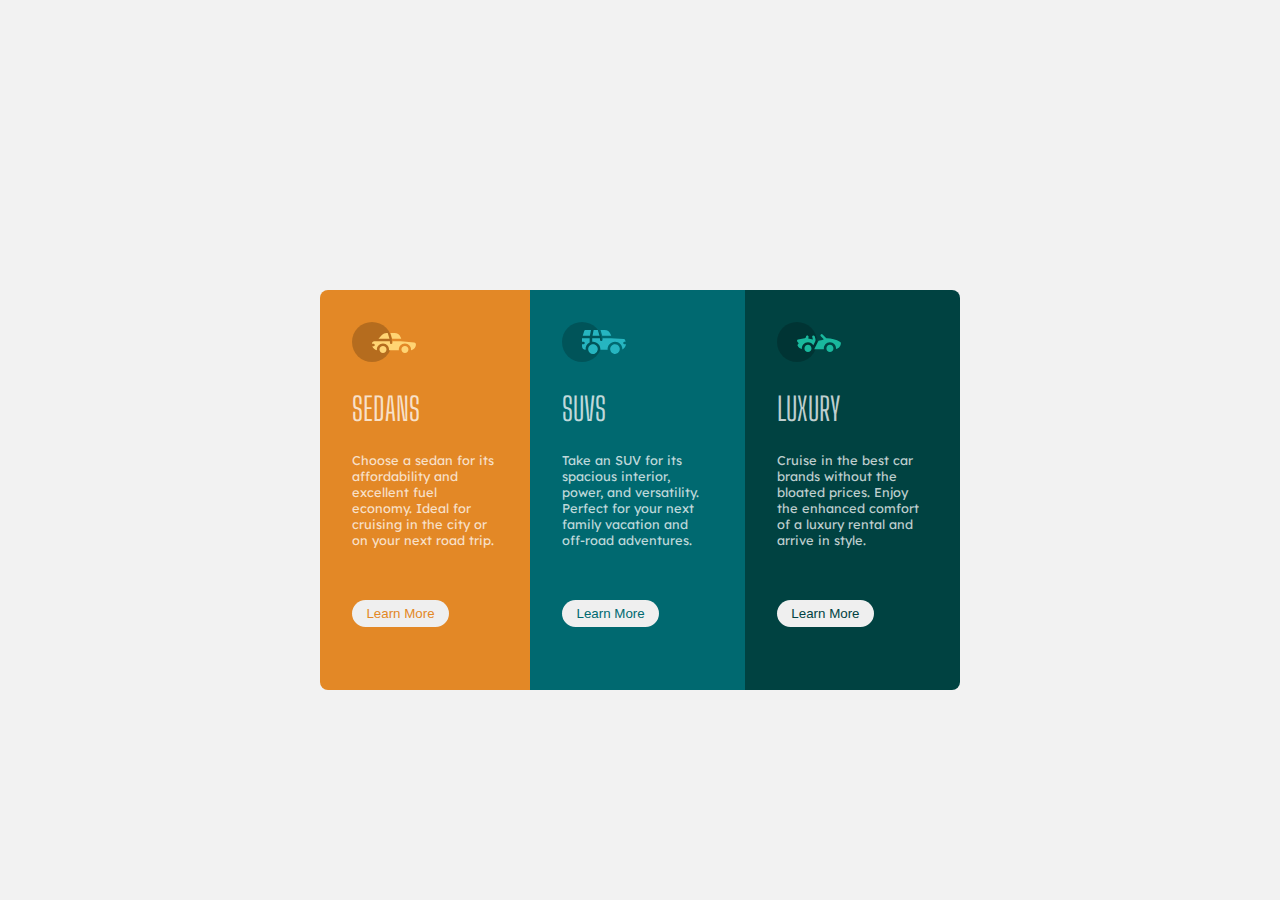
<file: 3-column-preview-card-component-main/index.html>
<!DOCTYPE html>
<html lang="en">
<head>
  <meta charset="UTF-8">
  <meta name="viewport" content="width=device-width, initial-scale=1.0"> <!-- displays site properly based on user's device -->

  <link rel="icon" type="image/png" sizes="32x32" href="./images/favicon-32x32.png">
  <link rel="stylesheet" href="style.css">
  
  <title>Frontend Mentor | 3-column preview card component</title>

</head>
<body>
  <div class="card">
    <div class="col sedan">
      <div class="col-header">
        <img src="./images/icon-sedans.svg" alt="icon">
      </div>
      <div class="col-body">
        <p class="text-heading">Sedans</p>
        <p class="text-card">Choose a sedan for its affordability and excellent fuel economy. Ideal for cruising in the city 
          or on your next road trip.</p>

      </div>

      <button>Learn More</button>
      </div>
      <div class="col suv">
        <div class="col-header">
          <img src="./images/icon-suvs.svg" alt="icon">
        </div>
        <div class="col-body">
          <p class="text-heading">SUVs</p>
          <p class="text-card">Take an SUV for its spacious interior, power, and versatility. Perfect for your next family vacation 
            and off-road adventures.</p>
        </div>
        
        
        <button>Learn More</button>
        </div>
      <div class="col lux">
        <div class="col-header">
          <img src="./images/icon-luxury.svg" alt="icon">
        </div>
        <div class="col-body">
          <p class="text-heading">Luxury</p>
          <p class="text-card">Cruise in the best car brands without the bloated prices. Enjoy the enhanced comfort of a luxury rental and arrive in style.</p>
        </div>
        
        <button>Learn More</button>
      </div>
  </div>
  

</body>
</html>
</file>
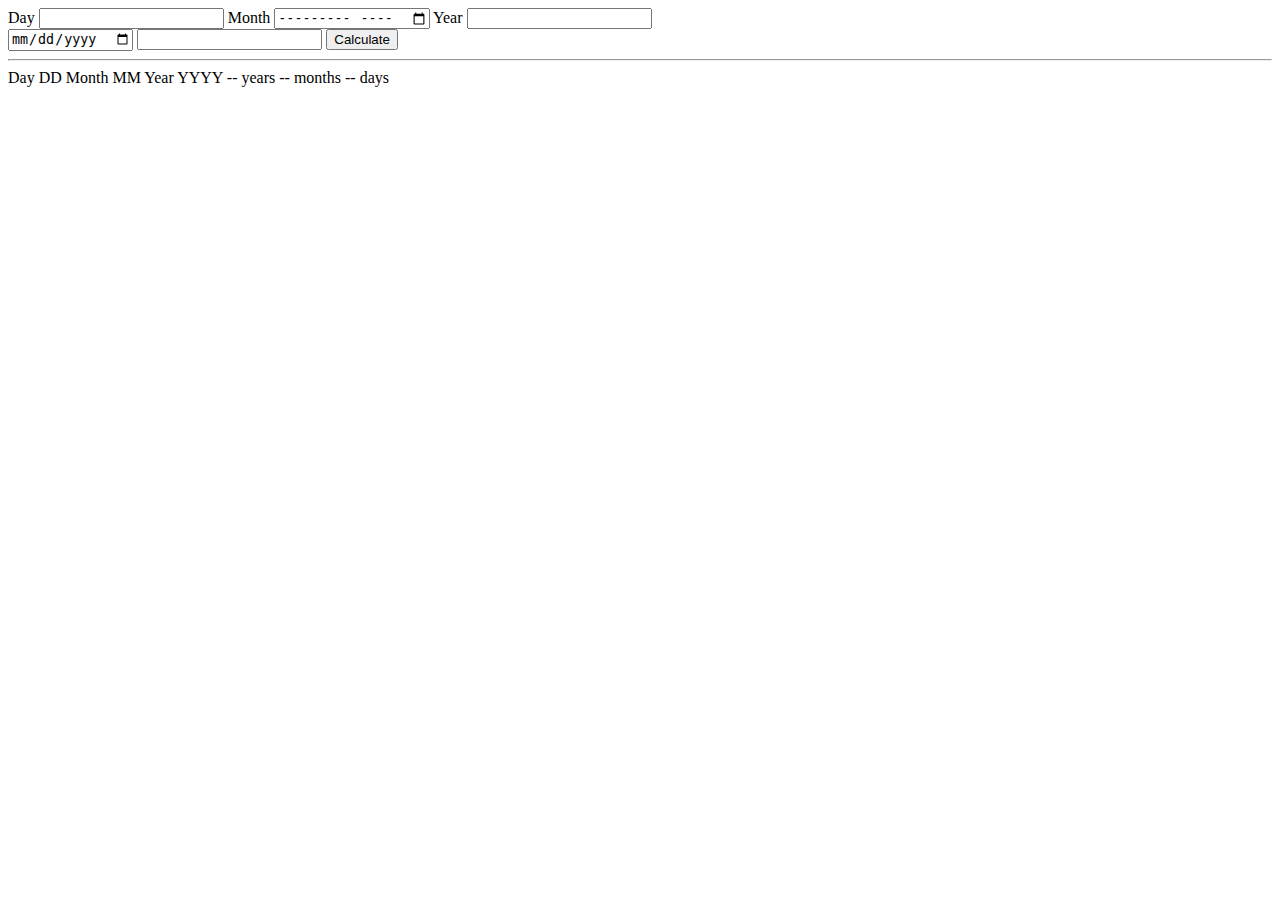
<file: age-calculator-app/index.html>
<!DOCTYPE html>
<html lang="en">
<head>
  <meta charset="UTF-8">
  <meta name="viewport" content="width=device-width, initial-scale=1.0">
  <link rel="icon" type="image/png" sizes="32x32" href="./assets/images/favicon-32x32.png">
  
  <title>Frontend Mentor | Age calculator app</title>


</head>
<body>

  <form onsubmit="handleSubmit(event)">
    <label for="day">Day</label>
    <input id="day" name="day" type="">
    <label for="month">Month</label>
    <input type="month" name="month" id="month">
    <label for="year">Year</label>
    <input type="number" name="year" id="year">
    <br>
    <input type="date">
    <input type="datetime">
    <button id="submit-btn" type="submit">Calculate</button>
    <hr>
    <span id="result"></span>
  </form>

  Day
  DD

  Month
  MM

  Year
  YYYY

  -- years
  -- months
  -- days
  
<script src="index.js"></script>
</body>
</html>
</file>
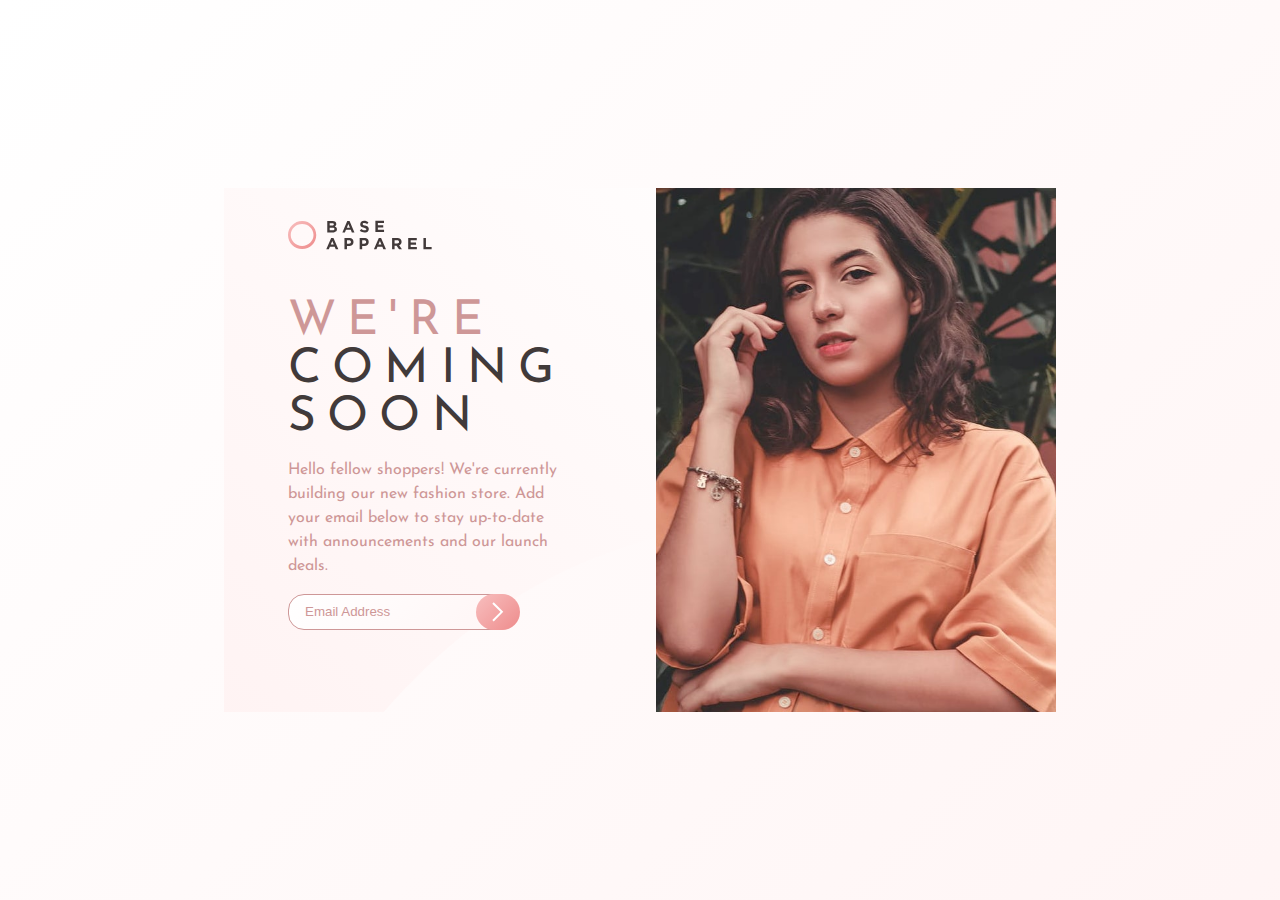
<file: base-apparel-coming-soon/index.html>
<!DOCTYPE html>
<html lang="en">
<head>
  <meta charset="UTF-8">
  <meta name="viewport" content="width=device-width, initial-scale=1.0">
  <link rel="icon" type="image/png" sizes="32x32" href="./images/favicon-32x32.png">
  <link rel="stylesheet" href="style.css">
  <title>Frontend Mentor | Base Apparel coming soon page</title>
</head>
<body>
  <main>
    <section class="text">
      <img class="logo" src="./images/logo.svg" alt="Logo">
      <img class="mobile-img" src="./images/hero-mobile.jpg" alt="mobile of the image">
      <h1><span>We're</span><br> coming <br>soon</h1>
      <p>Hello fellow shoppers! We're currently building our new fashion store. 
        Add your email below to stay up-to-date with announcements and our launch deals.</p>
        
        <form onsubmit="handleSubmit(event)">
          <input type="text" id="email" name="email" placeholder="Email Address">
          <img src="./images/icon-error.svg" id="error-ico" class="hidden" alt="error ico">
          <button type="submit"><img src="./images/icon-arrow.svg" alt="arrow"></button>
        </form>
        <span id="validation-text"></span>
    
    </section>
  

  <section class="illustration">
      <img class="desk-img"  src="./images/hero-desktop.jpg" alt="Description of the image">
    
  </section>

  </main>
    

  <script>

  function handleSubmit(event) {
    event.preventDefault();

    let emailInput = document.getElementById('email');
    let emailValidation = document.getElementById('validation-text');
    let errorIco = document.getElementById('error-ico');


    if (isValidEmail(emailInput.value)) {
      emailValidation.innerHTML = 'Email submitted!';
      emailInput.style.border = '1px solid green';
      emailValidation.style.color = 'green';
      errorIco.classList.add('hidden');
    }
    else {
      emailValidation.innerHTML = 'Please provide a valid email'
      emailValidation.style.color = 'var(--soft-red)';
      emailInput.style.border = '1px solid var(--soft-red)';
      errorIco.classList.remove('hidden');
    }
  }


    function isValidEmail(email) {
        var re = /\S+@\S+\.\S+/;
        return re.test(email);}
  </script>


</body>
</html>
</file>
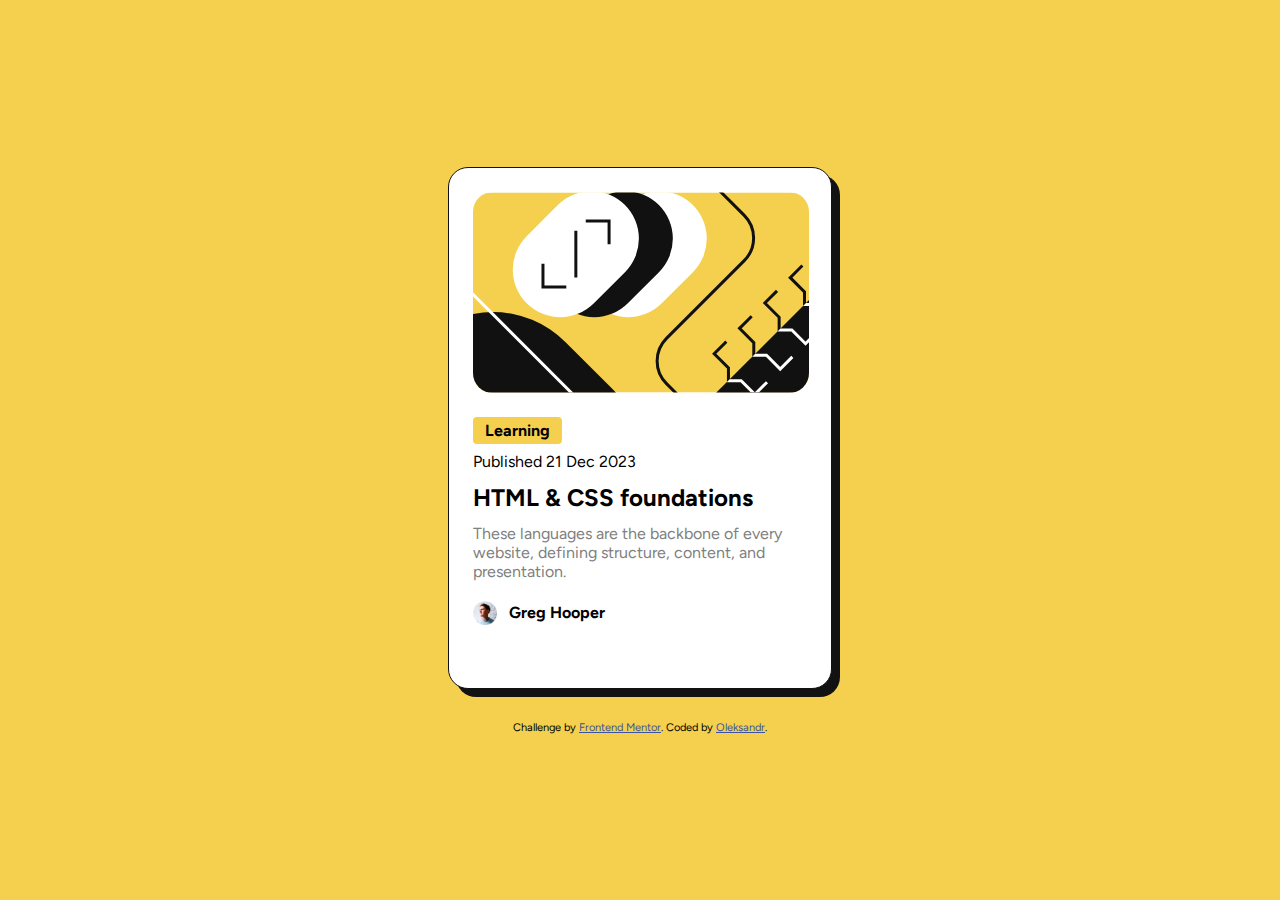
<file: blog-preview-card-main/index.html>
<!DOCTYPE html>
<html lang="en">

<head>
  <meta charset="UTF-8">
  <meta name="viewport" content="width=device-width, initial-scale=1.0">
  <!-- displays site properly based on user's device -->

  <link rel="icon" type="image/png" sizes="32x32" href="./assets/images/favicon-32x32.png">
  <link rel="stylesheet" href="style.css">

  <title>Frontend Mentor | Blog preview card</title>


</head>

<body>
  <div class="card">
    <img src="./assets/images/illustration-article.svg" alt="artcl">
    <div class="card_header">
      <div class="category">
        <span><b>Learning</b></span>
      </div>
      <p class="date">Published 21 Dec 2023</p>
    </div>
    <div class="card_body">
      <h2>HTML & CSS foundations</h2>
      <p class="card_text">
        These languages are the backbone of every website, defining structure, content, and presentation.
      </p>
    </div>
    <div class="card_footer">
      <img src="./assets/images/image-avatar.webp" class="avatar" alt="avatar">
      <span><b>Greg Hooper</b></span>

    </div>


  </div>

  <div class="attribution">
    Challenge by <a href="https://www.frontendmentor.io?ref=challenge" target="_blank">Frontend Mentor</a>.
    Coded by <a href="https://github.com/alextuchkov/">Oleksandr</a>.
  </div>

</body>

</html>
</file>
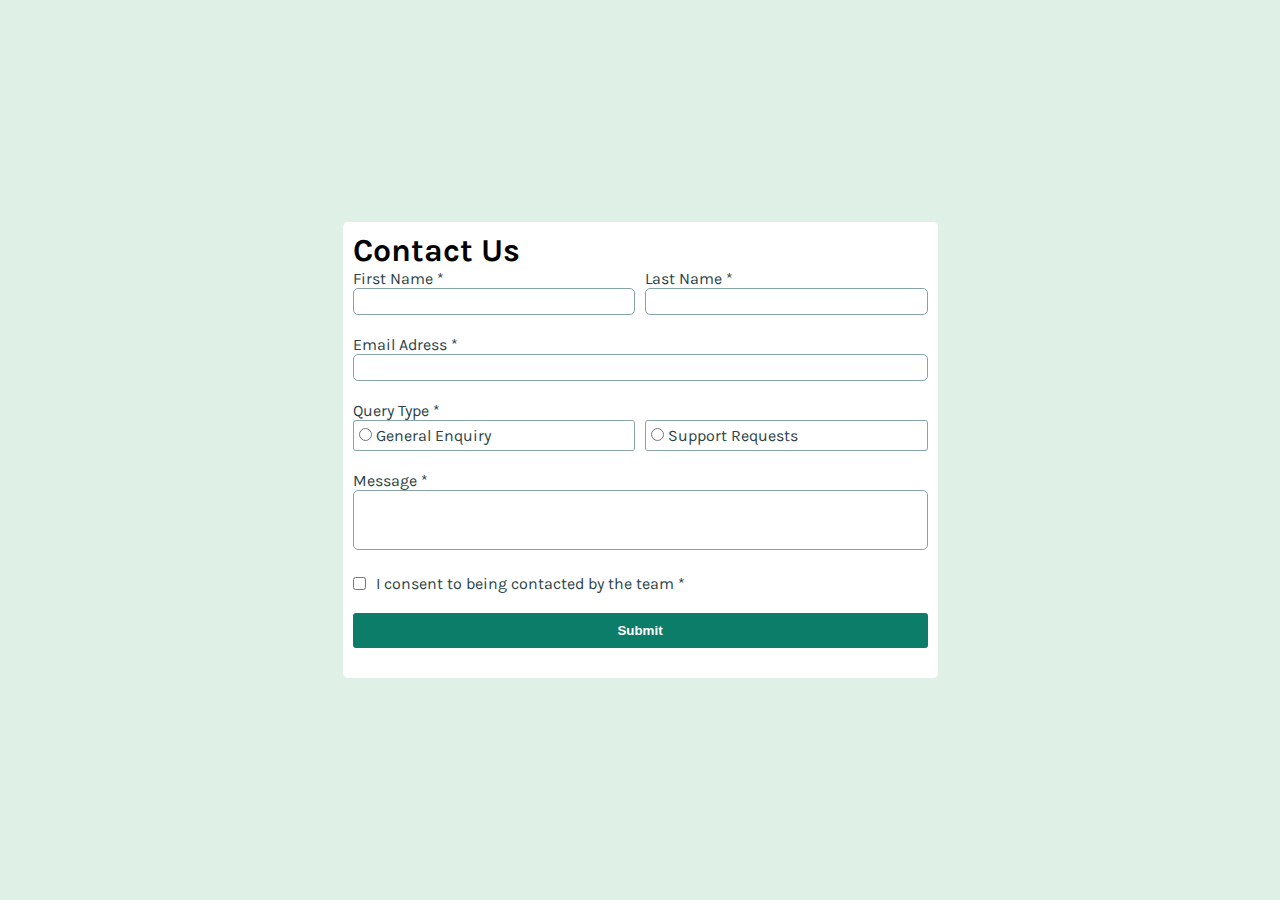
<file: contact-form/index.html>
<!DOCTYPE html>
<html lang="en">

<head>
  <meta charset="UTF-8">
  <meta name="viewport" content="width=device-width, initial-scale=1.0">
  <!-- displays site properly based on user's device -->

  <link rel="icon" type="image/png" sizes="32x32" href="./assets/images/favicon-32x32.png">
  <link rel="stylesheet" href="style.css">
  <link rel="preconnect" href="https://fonts.googleapis.com">
  <link rel="preconnect" href="https://fonts.gstatic.com" crossorigin>
  <link href="https://fonts.googleapis.com/css2?family=Karla:ital,wght@0,200..800;1,200..800&display=swap"
    rel="stylesheet">

  <title>Frontend Mentor | Contact form</title>


</head>

<body>

  <div class="container">
    <form onsubmit="handleSubmit(event)">
      <h1>Contact Us</h1>

      <div class="row">

        <div class="col">
          <label for="first-name">First Name *</label>
          <input type="text" name="first-name" id="first-name">
          <span id="error-first-name"></sp>
        </div>
        <div class="col">
          <label for="first-name">Last Name *</label>
          <input type="text" name="last-name" id="last-name">
          <span id="error-last-name"></span>
        </div>

      </div>

      <div class="row">
        <div class="col">
          <label for="email">Email Adress *</label>
          <input type="email" name="email" id="email">
          <span id="error-email"></span>
        </div>
      </div>

      <div class="col">
        <legend>Query Type *</legend>
        <div class="row">
  
  
          <div class="col rdio">
            <input type="radio" id="gen-enq" name="rdio" value="gen-enq" />
            <label for="gen-enq">General Enquiry</label>
          </div>
          
          
          <div class="col rdio">
            <input type="radio" id="sup-req" name="rdio" value="sup-req" />
            <label for="sup-req">Support Requests</label>
          </div>
        </div>
        <span id="error-radio"></span>

      </div>

      <div class="row">
        <div class="col">
          <label for="message">Message *</label>
          <textarea name="message" id="message"></textarea>
          <span id="error-message"></span>
        </div>
      </div>

      <div class="row consent">
        <input type="checkbox" name="conf" id="conf">
        <label for="conf">I consent to being contacted by the team *</label>
      </div>
      <span id="error-consent"></span>
      <div class="row">
        <input type="submit" id="submitForm" value="Submit">
      </div>


    </form>
  </div>

  <script>
    function handleSubmit(event) {
      event.preventDefault();

      document.getElementById('error-first-name').innerHTML = '';
      document.getElementById('error-last-name').innerHTML = '';
      document.getElementById('error-email').innerHTML = '';
      document.getElementById('error-radio').innerHTML = '';
      document.getElementById('error-message').innerHTML = '';
      document.getElementById('error-consent').innerHTML = '';


      let firstName = document.getElementById('first-name');
      let lastName = document.getElementById('last-name');
      let email = document.getElementById('email');
      let queryType = document.querySelector('input[name="rdio"]:checked');
      let message = document.getElementById('message');
      let consent = document.querySelector('input[name="conf"]:checked');


      // Fields validation

      if (firstName.value.trim() === '') {
          document.getElementById('error-first-name').innerHTML = 'This field is required';
          firstName.style.border = '1px solid red';
      }

      if (lastName.value.trim() === '') {
          document.getElementById('error-last-name').innerHTML = 'This field is required';
          lastName.style.border = '1px solid red';
      }

      if (email.value.trim() === '' || !isValidEmail(email.value.trim())) {
          document.getElementById('error-email').innerHTML = 'Please enter a valid email address';
          email.style.border = '1px solid red';
      }

      if (!queryType) {
          document.getElementById('error-radio').innerHTML = 'Please select a query type';
      }

      if (message.value.trim() === '') {
          document.getElementById('error-message').innerHTML = 'This field is required';
          message.style.border = '1px solid red';
      }

      if (!consent) {
        document.getElementById('error-consent').innerHTML = 'To submit this form, please consent to being contacted';
      }

  
      alert(`Form sent! ${firstName.value}, ${lastName.value} , ${email.value}, ${queryType.value}, ${message.value}, ${consent.value}`);


      document.getElementById('first-name').innerHTML = '';
      document.getElementById('last-name').innerHTML = '';
      document.getElementById('email').innerHTML = '';
      document.getElementById('radio').innerHTML = '';
      document.getElementById('message').innerHTML = '';
      document.getElementById('consent').innerHTML = '';


}

    // Helper function to validate email format
    function isValidEmail(email) {
        var re = /\S+@\S+\.\S+/;
        return re.test(email);
}




  </script>

</body>

</html>
</file>
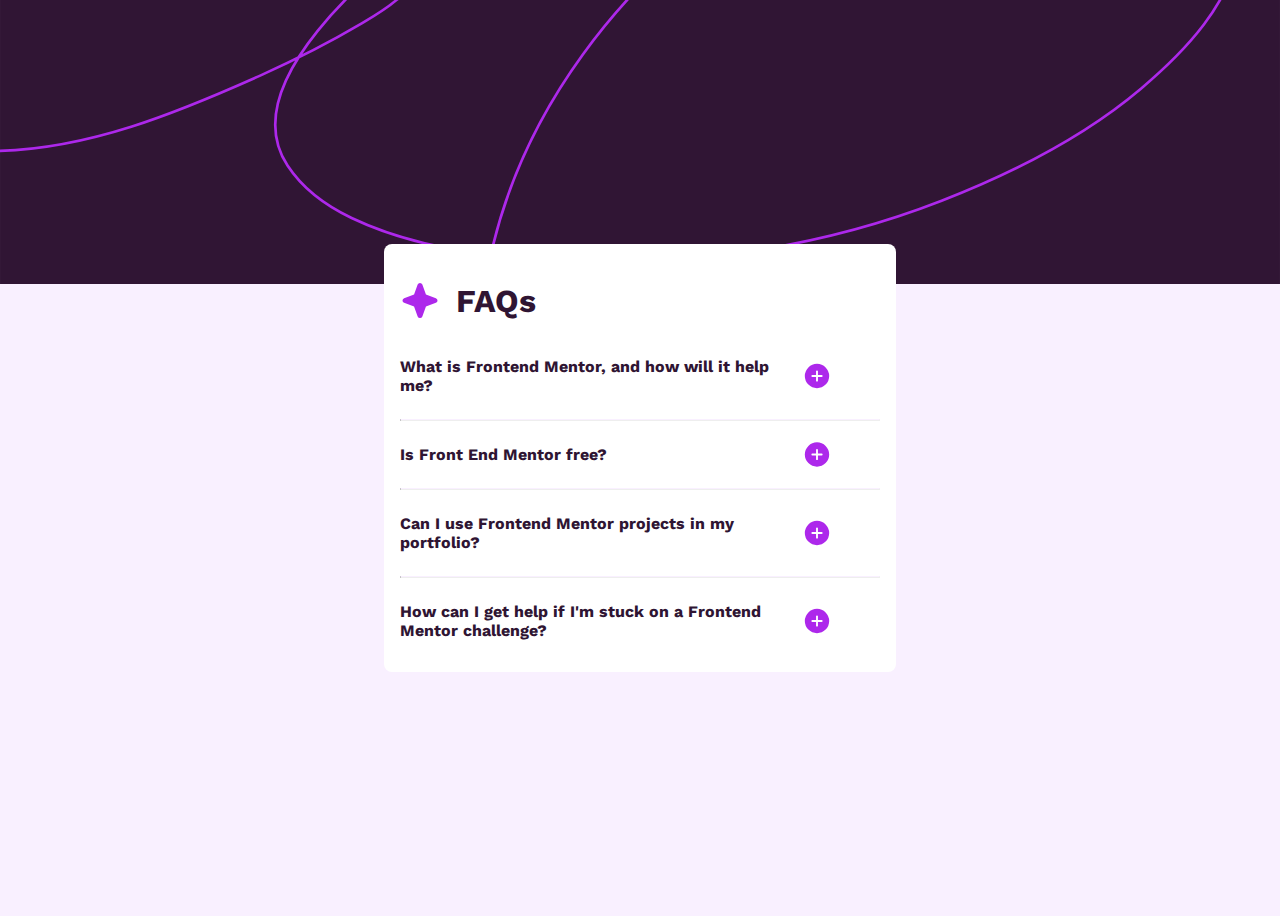
<file: faq-accordion/index.html>
<!DOCTYPE html>
<html lang="en">
<head>
  <meta charset="UTF-8">
  <meta name="viewport" content="width=device-width, initial-scale=1.0"> <!-- displays site properly based on user's device -->

  <link rel="icon" type="image/png" sizes="32x32" href="./assets/images/favicon-32x32.png">
  <link rel="stylesheet" href="style.css">
  
  <title>Frontend Mentor | FAQ accordion</title>

 
</head>
<body>
  <div class="container">
    <div class="row">
      <img src="./assets/images/icon-star.svg" alt="star">
      <h1>FAQs</h1>
    </div>
    
 
    <div class="accordion-item">
      <div class="accordion-header">
        <p class="acc-header">What is Frontend Mentor, and how will it help me?
        </p>
        <img class="logo" src="./assets/images/icon-plus.svg" alt="icon plus">
        <img class="logo hide" src="./assets/images/icon-minus.svg" alt="icon">
       
      </div>

        <div class="accordion-content">
          <p>
            Frontend Mentor offers realistic coding challenges to help developers improve their 
            frontend coding skills with projects in HTML, CSS, and JavaScript. It's suitable for 
            all levels and ideal for portfolio building.
          </p>
         
        </div>

      </div>
      <hr>

      <div class="accordion-item">
        <div class="accordion-header">
          <p class="acc-header">Is Front End Mentor free? </p>
          <img class="logo" src="./assets/images/icon-plus.svg" alt="icon plus">
          <img class="logo hide" src="./assets/images/icon-minus.svg" alt="icon minus">
          
        </div> 
        <div class="accordion-content">
          <p> Yes, Frontend Mentor offers both free and premium coding challenges, with the free 
            option providing access to a range of projects suitable for all skill levels.
          </p>
        </div>
      </div>
      <hr>
      <div class="accordion-item">
        <div class="accordion-header">
          <p class="acc-header">Can I use Frontend Mentor projects in my portfolio? </p>
          <img class="logo" src="./assets/images/icon-plus.svg" alt="icon plus">
          <img class="logo hide" src="./assets/images/icon-minus.svg" alt="icon">
         
        </div>
          <div class="accordion-content">
            <p>  Yes, you can use projects completed on Frontend Mentor in your portfolio. It's an excellent
              way to showcase your skills to potential employers!
            </p>
          </div>
        </div>
        <hr>
        <div class="accordion-item">
          <div class="accordion-header">
            <p class="acc-header">How can I get help if I'm stuck on a Frontend Mentor challenge?</p>
            <img class="logo" src="./assets/images/icon-plus.svg" alt="icon plus">
            <img class="logo hide" src="./assets/images/icon-minus.svg" alt="icon">
           
          </div>  
            <div class="accordion-content">
              <p> The best place to get help is inside Frontend Mentor's Discord community. There's a help 
                channel where you can ask questions and seek support from other community members.
              </p>
            </div>
          </div>
    </div>

  <script>

    document.querySelectorAll('.accordion-item').forEach(function(item) {
      let header = item.querySelector('.accordion-header');
      let icons = item.querySelectorAll('.logo');

      header.addEventListener('click', function() {
        header.classList.toggle('active');
        icons[0].classList.toggle('hide');
        icons[1].classList.toggle('hide');

      })
    })

  </script>
  

</body>
</html>
</file>
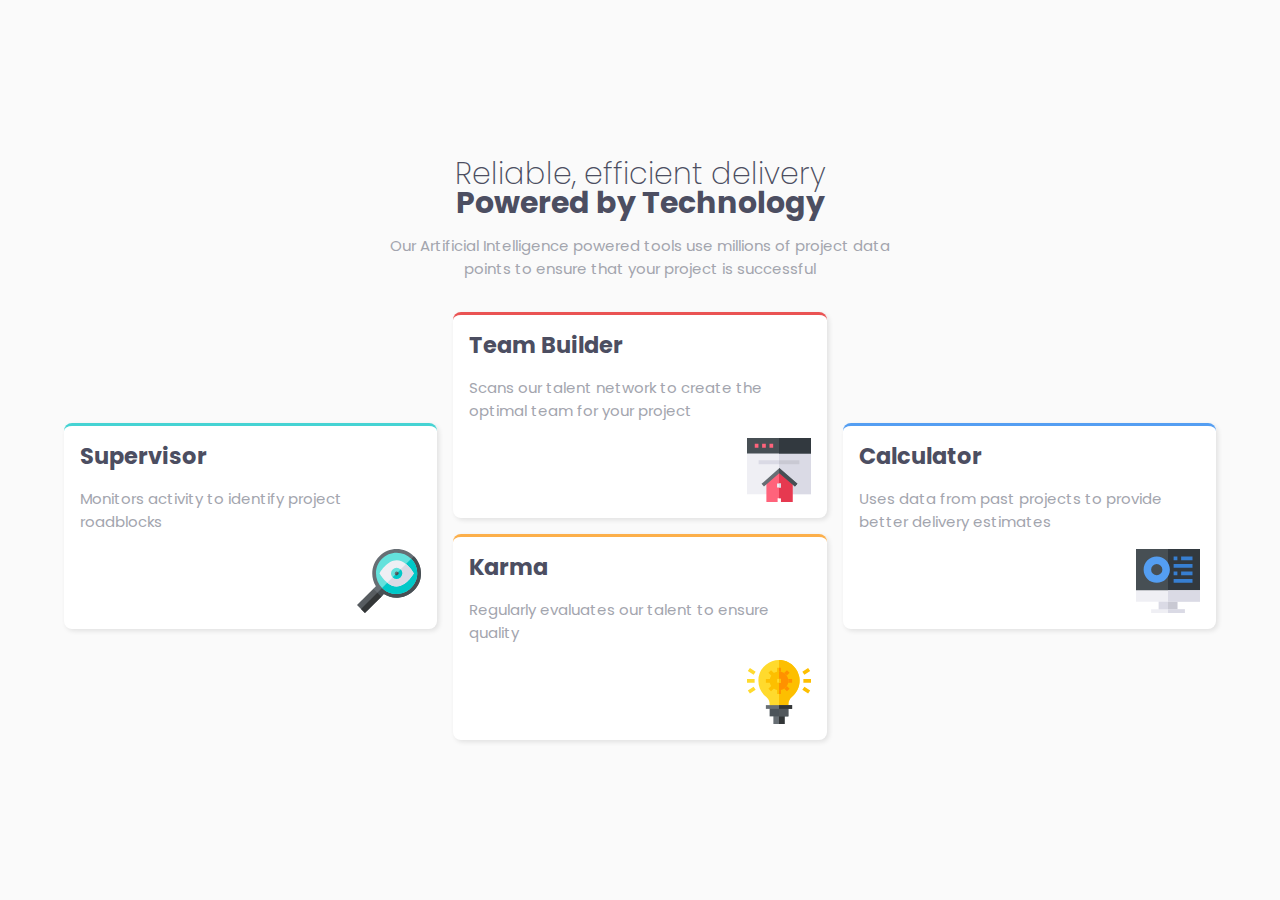
<file: four-card-feature-section/index.html>
<!DOCTYPE html>
<html lang="en">
<head>
  <meta charset="UTF-8">
  <meta name="viewport" content="width=device-width, initial-scale=1.0"> <!-- displays site properly based on user's device -->

  <link rel="icon" type="image/png" sizes="32x32" href="./images/favicon-32x32.png">
  <link rel="stylesheet" href="style.css">
  
  <title>Frontend Mentor | Four card feature section</title>

</head>
<body>

  <header>
    <h1><span>Reliable, efficient delivery</span> <br>
      Powered by Technology</h1>
      <p>Our Artificial Intelligence powered tools use millions of project data points 
        to ensure that your project is successful</p>
  </header>

  <main>


  
  <div class="container">

  
    <div class="col">
      <div class="card teal">
        <h2>Supervisor</h2>
        <p>Monitors activity to identify project roadblocks</p>
        <img src="./images/icon-supervisor.svg" alt="">
      </div>
    </div>

    <div class="col">
      <div class="card red">
        <h2>Team Builder</h2>
        <p>Scans our talent network to create the optimal team for your project</p>
        <img src="./images/icon-team-builder.svg" alt="">
      </div>
      <div class="card orange">
        <h2>Karma</h2>
        <p>Regularly evaluates our talent to ensure quality</p>
        <img src="./images/icon-karma.svg" alt="">
      </div>
    </div>
    <div class="col">
      <div class="card blue">
        <h2>Calculator</h2>
        <p>Uses data from past projects to provide better delivery estimates</p>
        <img src="./images/icon-calculator.svg" alt="">
      </div>
    </div>
  </div>
</main>


</body>
</html>
</file>
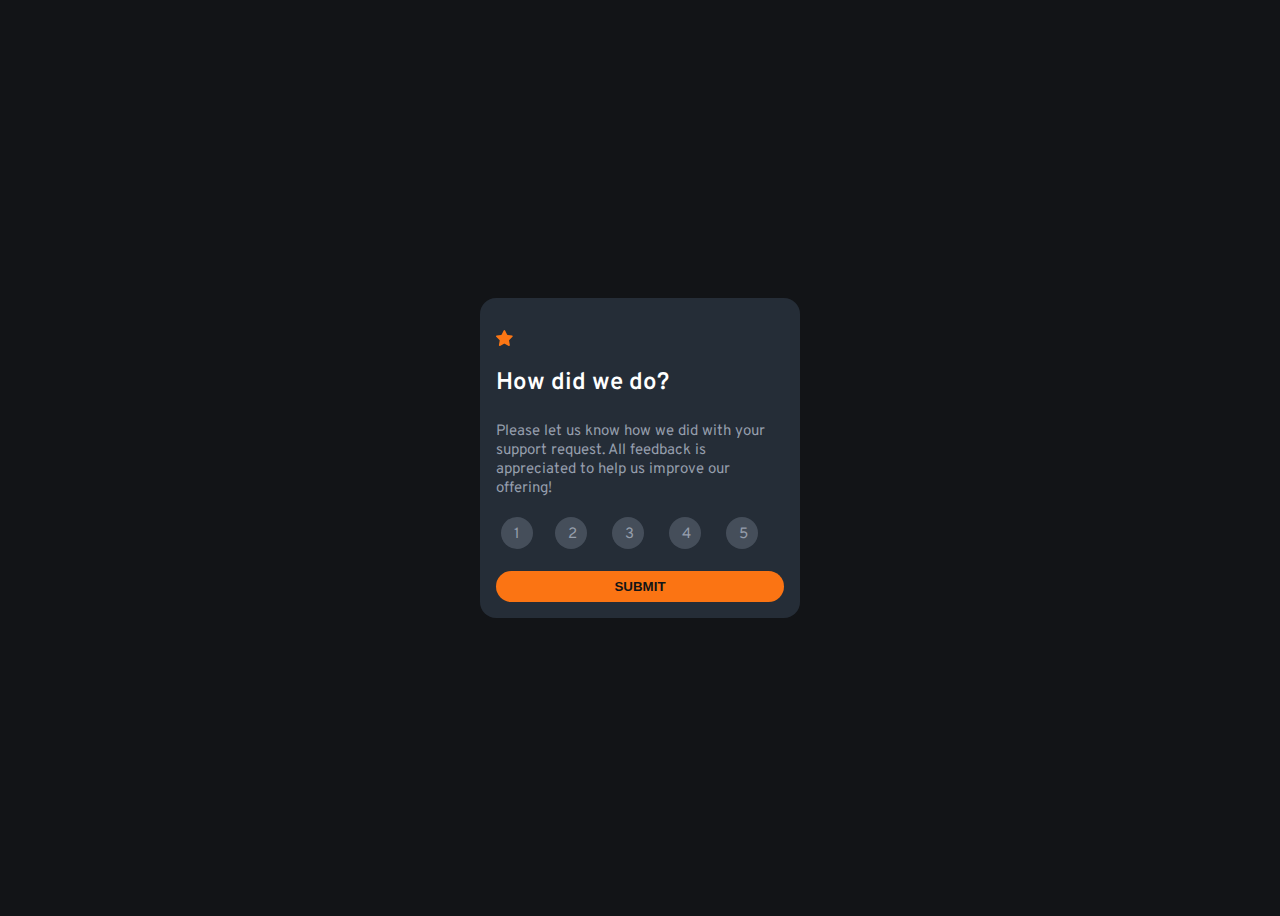
<file: interactive-rating-component/index.html>
<!DOCTYPE html>
<html lang="en">
<head>
  <meta charset="UTF-8">
  <meta name="viewport" content="width=device-width, initial-scale=1.0">

  <link rel="icon" type="image/png" sizes="32x32" href="./images/favicon-32x32.png">
  <link rel="stylesheet" href="style.css">
  
  <title>Frontend Mentor | Interactive rating component</title>
</head>
<body>


    <div class="card">
      <div id="question">
        <img src="./images/icon-star.svg" alt="star-ico">
      <p class="heading">How did we do?</p>
      <p>Please let us know how we did with your support request. All feedback is appreciated 
        to help us improve our offering!</p>
      <form onsubmit="handleForm(event)">
        <div class="radio-group">
          <label>
            <input type="radio" name="choice" value="1">
            <span class="rdio-input">1</span>
          </label>
          <label>
            <input type="radio" name="choice" value="2">
            <span class="rdio-input">2</span>
          </label>
           <label>
            <input type="radio" name="choice" value="3">
            <span class="rdio-input">3</span>
          </label>
          <label>
            <input type="radio" name="choice" value="4">
            <span class="rdio-input">4</span>
          </label>
          <label>
            <input type="radio" name="choice" value="5">
            <span class="rdio-input">5</span>
          </label>
        </div>
       
        <button type="submit" id="submitBtn">Submit</button>
      </form>
      </div>

      <div id="thank-you" class="hidden">
        <img src="./images/illustration-thank-you.svg" alt="thx-ico">
        <br><br>
        <span class="thank-you-answer" >
            You selected <span id="answer"></span> out of 5
        </span>
    
        <p class="heading">Thank you!</p>
        <p>We appreciate you taking the time to give a rating. If you ever need more support, 
          don’t hesitate to get in touch!</p>
      </div>  
      
     
    </div>


<script>
  function handleForm(event) {
    event.preventDefault();
    const selectedOption = document.querySelector('input[name="choice"]:checked').value;
    document.getElementById("question").classList.add("hidden");
    document.getElementById("thank-you").classList.remove("hidden");
    document.getElementById("answer").innerText = selectedOption;

  }

</script>
  
</body>
</html>
</file>
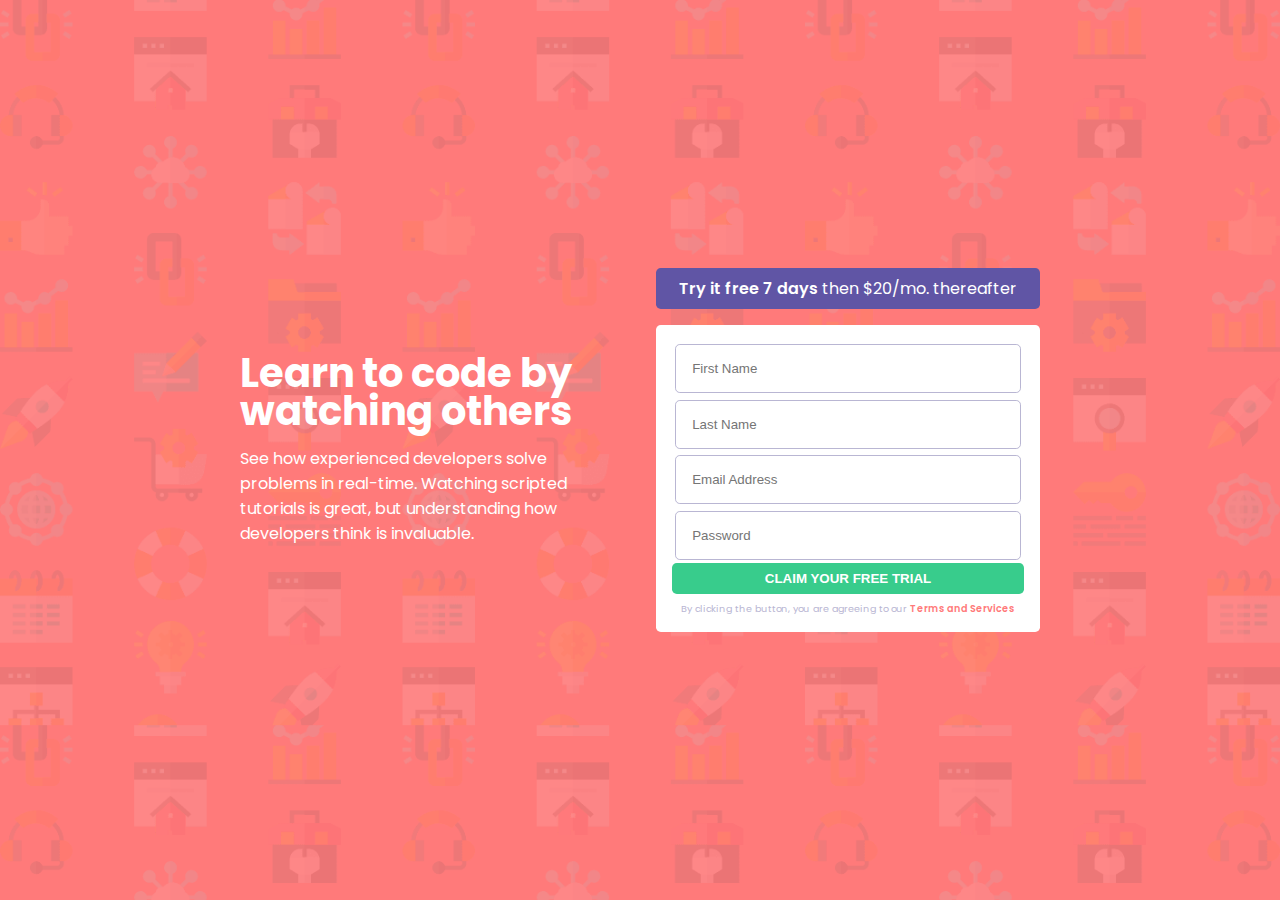
<file: intro-component-with-signup-form/index.html>
<!DOCTYPE html>
<html lang="en">
<head>
  <meta charset="UTF-8">
  <meta name="viewport" content="width=device-width, initial-scale=1.0"> <!-- displays site properly based on user's device -->

  <link rel="icon" type="image/png" sizes="32x32" href="./images/favicon-32x32.png">
  <link rel="stylesheet" href="style.css">
  
  <title>Frontend Mentor | Intro component with sign up form</title>

  <style>
    .attribution { font-size: 11px; text-align: center; }
    .attribution a { color: hsl(228, 45%, 44%); }
  </style>
</head>
<body>
  <main>


  <section class="text-section">
    <h1>Learn to code by watching others</h1>
    <p>See how experienced developers solve problems in real-time. Watching scripted tutorials is great, 
      but understanding how developers think is invaluable. </p>

  </section>

  <section class="form-section">
    <div class="special-price">
      <p><span class="special-price-accent">Try it free 7 days</span> then $20/mo. thereafter</p>
    </div>
    
    
    <div class="form-card">
      <form onsubmit="handleSubmit(event)">
        <input type="text" id="first-name" placeholder="First Name">
        <span id="validation-text-fn"></span>
        <input type="text" id="last-name" placeholder="Last Name">
        <span id="validation-text-ln"></span>
        <input type="text" id="email" placeholder="Email Address">
        <span id="validation-text-email"></span>
        <input type="text" id="password" placeholder="Password">
        <span id="validation-text-pw"></span>
        <button type="submit">Claim your free trial </button>

      </form>

      <p class="tac"> By clicking the button, you are agreeing to our <a href="#">Terms and Services</a></p>
    </div>

  </section>
</main>
<script>

function handleSubmit(event) {
  event.preventDefault();

  let form = document.querySelector('form');
  
  let allInputs = document.querySelectorAll('input');
  let allValidationTexts = form.querySelectorAll('span');


  let firstName = document.getElementById('first-name');
  let fnValidation = document.getElementById('validation-text-fn')

  let lastName = document.getElementById('last-name');
  let lastNameValidation = document.getElementById('validation-text-ln');

  let emailInput = document.getElementById('email');
  let emailValidation = document.getElementById('validation-text-email');


  let password = document.getElementById('password');
  let passwordValidation = document.getElementById('validation-text-pw');

  console.log(allInputs);

  // handling positive case
  if ( firstName && lastName && isValidEmail(emailInput.value) && password) {
    for (let i = 0; i < allInputs.length; i++) {
      allInputs[i].classList.add('success')
    }
    for (let j=0; j<allValidationTexts.length; j++) {
      allValidationTexts[j].style.color = 'var(--green)'
    }
    fnValidation.innerHTML = 'Name submitted';
    lastNameValidation.innerHTML = 'Last name submitted'
    emailValidation.innerHTML = 'Email submitted!'
    passwordValidation.innerHTML = 'Password submitted';
  }

  // negative case: all fields are empty
  else {
    for (let i = 0; i < allInputs.length; i++) {
      allInputs[i].classList.add('error')  }

      for (let j=0; j<allValidationTexts.length; j++) {
       allValidationTexts[j].style.color = 'var(--red)'
    }

      fnValidation.innerHTML = 'First Name cannot be empty';
      lastNameValidation.innerHTML = 'Last Name cannot be empty'
      emailValidation.innerHTML = 'Looks like this not an email'
      passwordValidation.innerHTML = 'Password cannot be empty';
      
  }
    

  function isValidEmail(email) {
      var re = /\S+@\S+\.\S+/;
      return re.test(email);}
  }

</script>

  
</body>
</html>
</file>
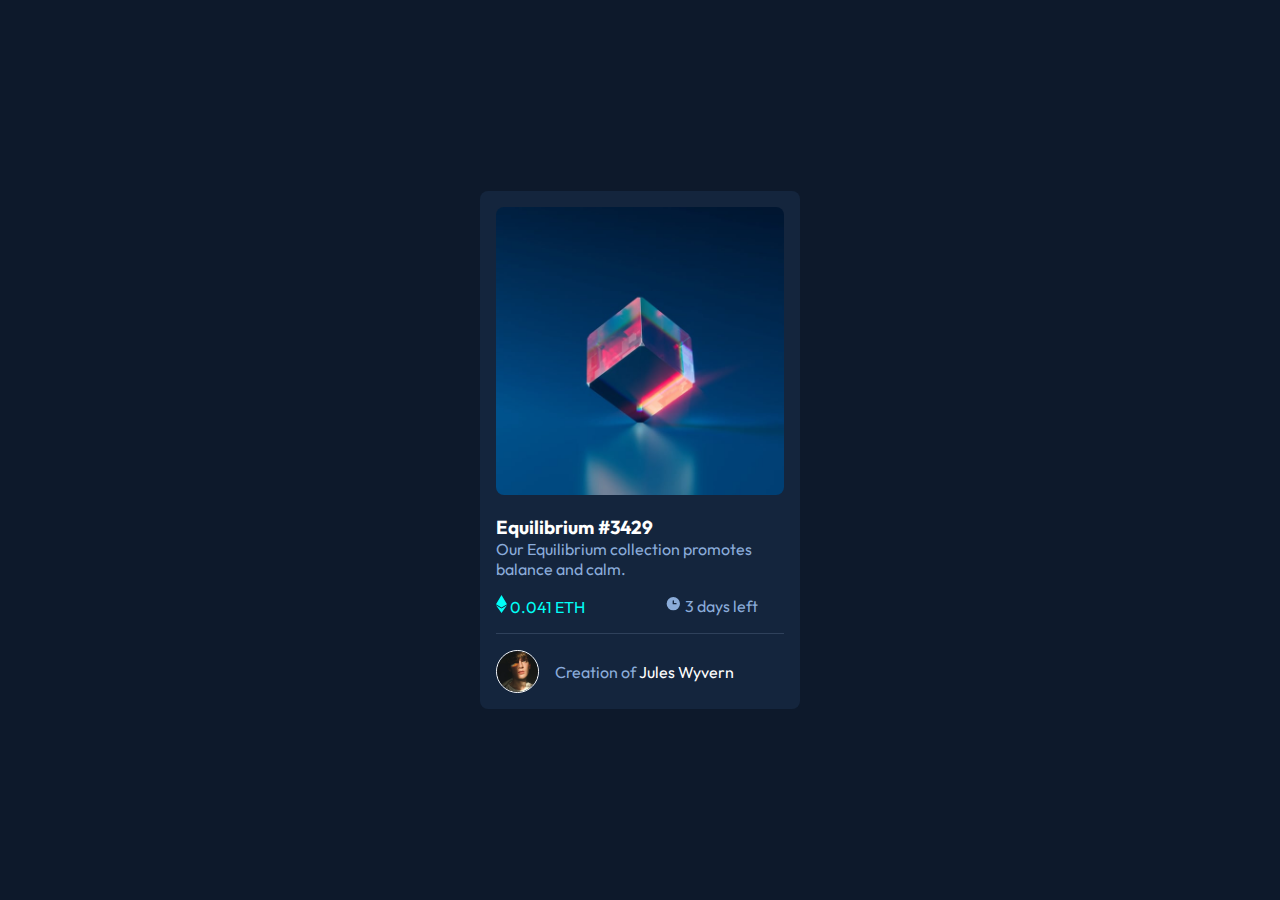
<file: nft-preview-card/index.html>
<!DOCTYPE html>
<html lang="en">

<head>
  <meta charset="UTF-8">
  <meta name="viewport" content="width=device-width, initial-scale=1.0">

  <link rel="icon" type="image/png" sizes="32x32" href="./images/favicon-32x32.png">
  <link rel="stylesheet" href="style.css">
  <title>Frontend Mentor | NFT preview card component</title>


</head>

<body>
  <div class="container">
    <div class="img-block">
      <div class="overlay">
        <img src="./images/icon-view.svg" alt="view icon">
      </div>
      
        <img src="./images/image-equilibrium.jpg" alt="">
    </div>
    <div class="text-block">
      <h3><a href="#">Equilibrium #3429</a></h3>
      
      <p class="card-body-text">Our Equilibrium collection promotes balance and calm.
      </p>
      <div class="row">
        <p class="price"><span><img src="./images/icon-ethereum.svg" alt=""></span> 0.041 ETH</p>
        <p class="time-left"><span><img src="./images/icon-clock.svg" alt=""> 3 days left</p>

      </div>
      <hr>
      <div class="card-footer">
        
          <img src="./images/image-avatar.png" alt="avatar">
          <p class="card-footer-copy">Creation of
            <span class="card-accent-copy"><a href="#">Jules Wyvern</a></span>
          </p>

       
      </div>

    </div>
  </div>










</body>

</html>
</file>
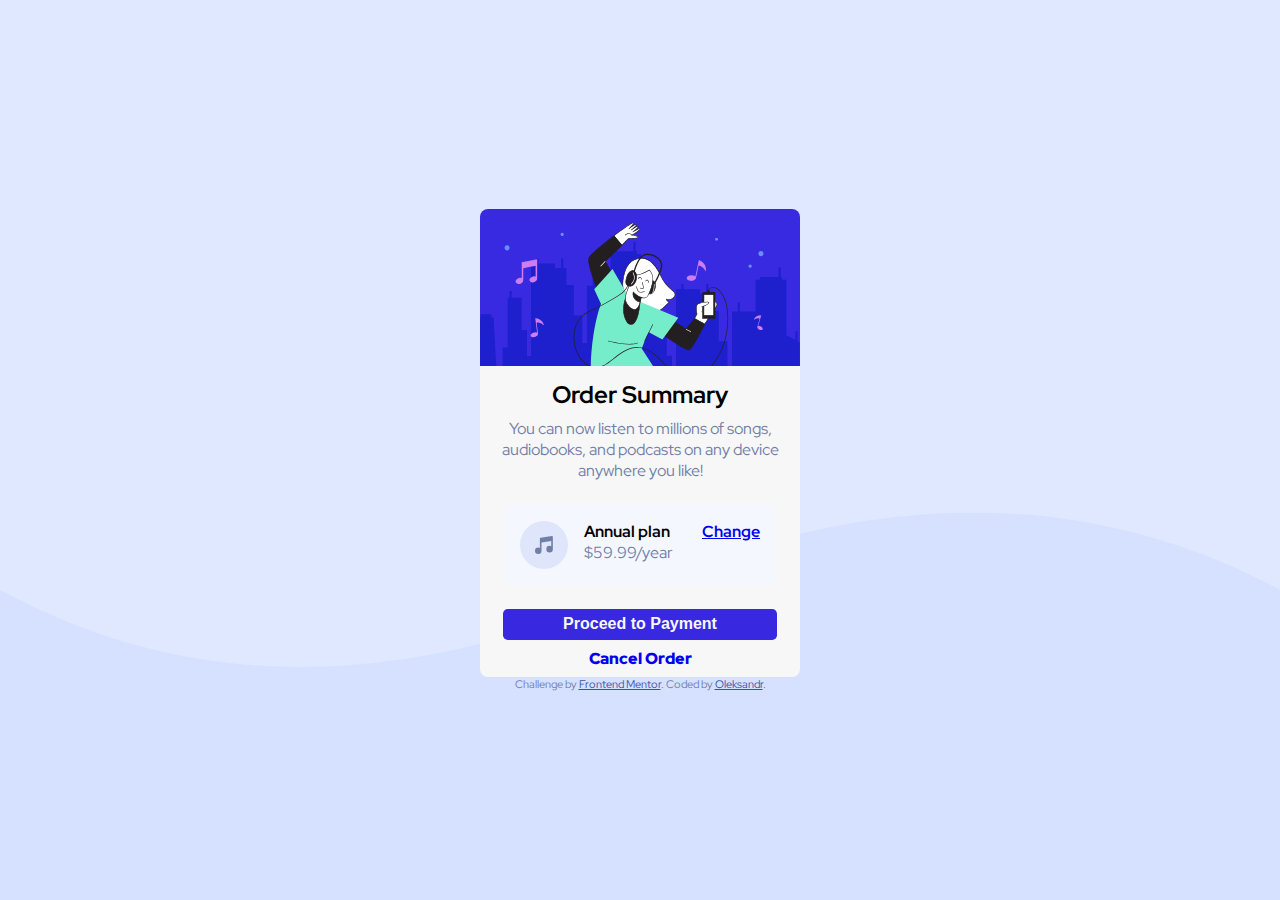
<file: order-summary/index.html>
<!DOCTYPE html>
<html lang="en">

<head>
  <meta charset="UTF-8">
  <meta name="viewport" content="width=device-width, initial-scale=1.0">
  <!-- displays site properly based on user's device -->

  <link rel="icon" type="image/png" sizes="32x32" href="./images/favicon-32x32.png">
  <link rel="stylesheet" href="style.css">
  <title>Frontend Mentor | Order summary card</title>

  <style>
    .attribution {
      font-size: 11px;
      text-align: center;
    }

    .attribution a {
      color: hsl(228, 45%, 44%);
    }
  </style>
</head>

<body>

  <img src="./images/pattern-background-desktop.svg" alt="background desktop" class="bg-img">
  <img src="./images/pattern-background-mobile.svg" alt="background mobile" class="bg-img-mob">

  <div class="card">
    <div class="card__header">
      <img src="./images/illustration-hero.svg" alt="hero">
    </div>
    <div class="card__body">
      <h3>Order Summary</h3>
      <p class="card__text">You can now listen to millions of songs, audiobooks, and podcasts on any
        device anywhere you like!</p>
    </div>

    <div class="card__price">
      <img class="price-ico" src="./images/icon-music.svg" alt="ico-music">
      <p class="price-text"><span class="price-text--bold">Annual plan</span><br>$59.99/year</p>
      <a class="price-link" href="#">Change</a>
    </div>
    <div class="card__footer">
      <button>Proceed to Payment</button>
      <a href="#">Cancel Order</a>
    </div>


  </div>

  <div class="attribution">
    Challenge by <a href="https://www.frontendmentor.io?ref=challenge" target="_blank">Frontend Mentor</a>.
    Coded by <a href="https://github.com/alextuchkov">Oleksandr</a>.
  </div>



</body>

</html>
</file>
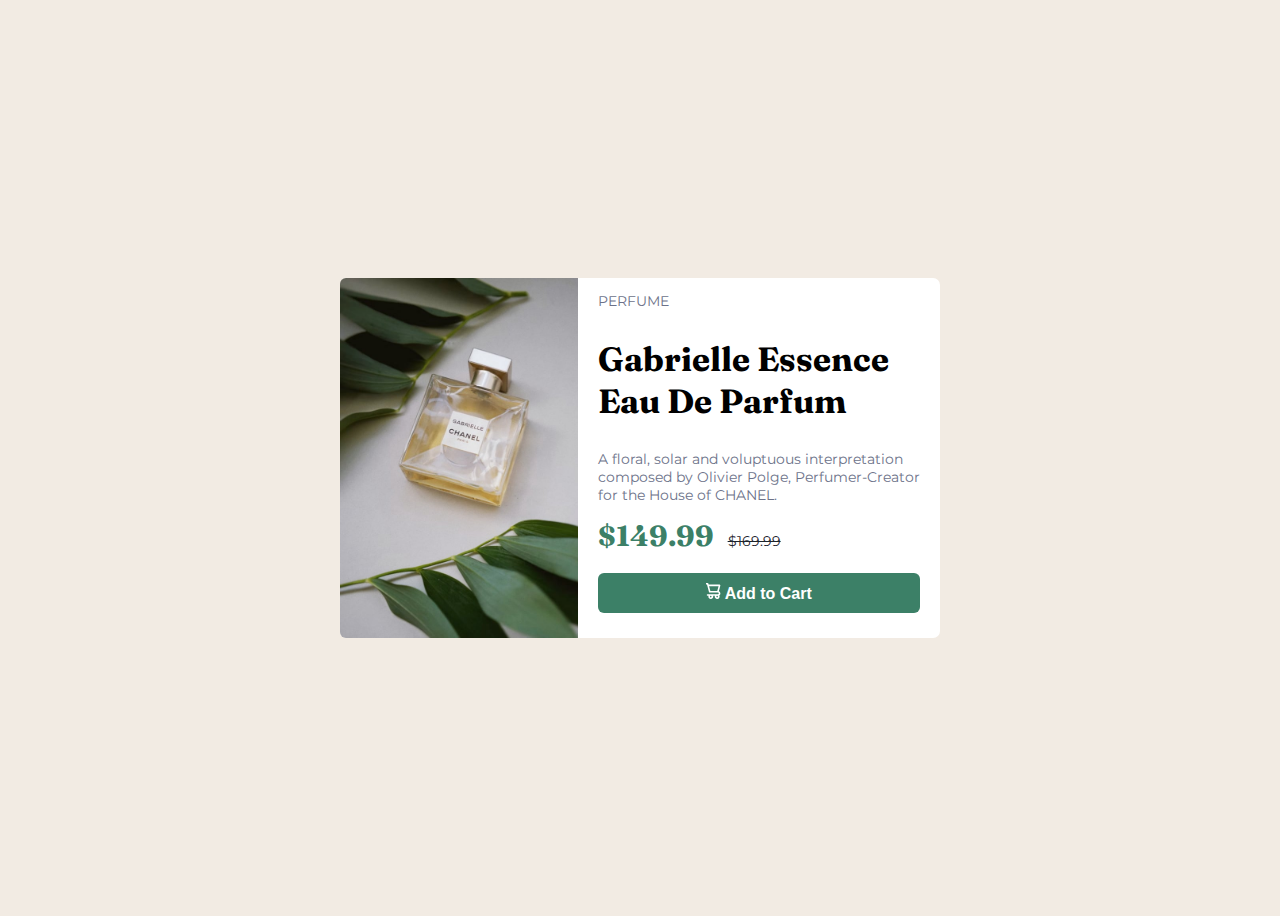
<file: product-review-card/index.html>
<!DOCTYPE html>
<html lang="en">

<head>
  <meta charset="UTF-8">
  <meta name="viewport" content="width=device-width, initial-scale=1.0">

  <link rel="icon" type="image/png" sizes="32x32" href="./images/favicon-32x32.png">
  <link rel="stylesheet" href="style.css">

  <title>Frontend Mentor | Product preview card component</title>


</head>

<body>
  <div class="container">
    <div class="col">
      <picture>
        <source srcset="./images/image-product-mobile.jpg" media="(max-width: 560px)">
        <img src="./images/image-product-desktop.jpg" alt="chanel perfume">
      </picture>
    </div>
    <div class="col left">
      <p class="type">PERFUME</p>
      <h2>Gabrielle Essence Eau De Parfum</h2>
      <p>A floral, solar and voluptuous interpretation composed by Olivier Polge,
        Perfumer-Creator for the House of CHANEL.</p>
      <span class="price">$149.99</span>
      <span class="price-full">$169.99</span>
      <button><img src="./images/icon-cart.svg" alt="cart-ico"> Add to Cart</button>
    </div>
  </div>


</body>

</html>
</file>
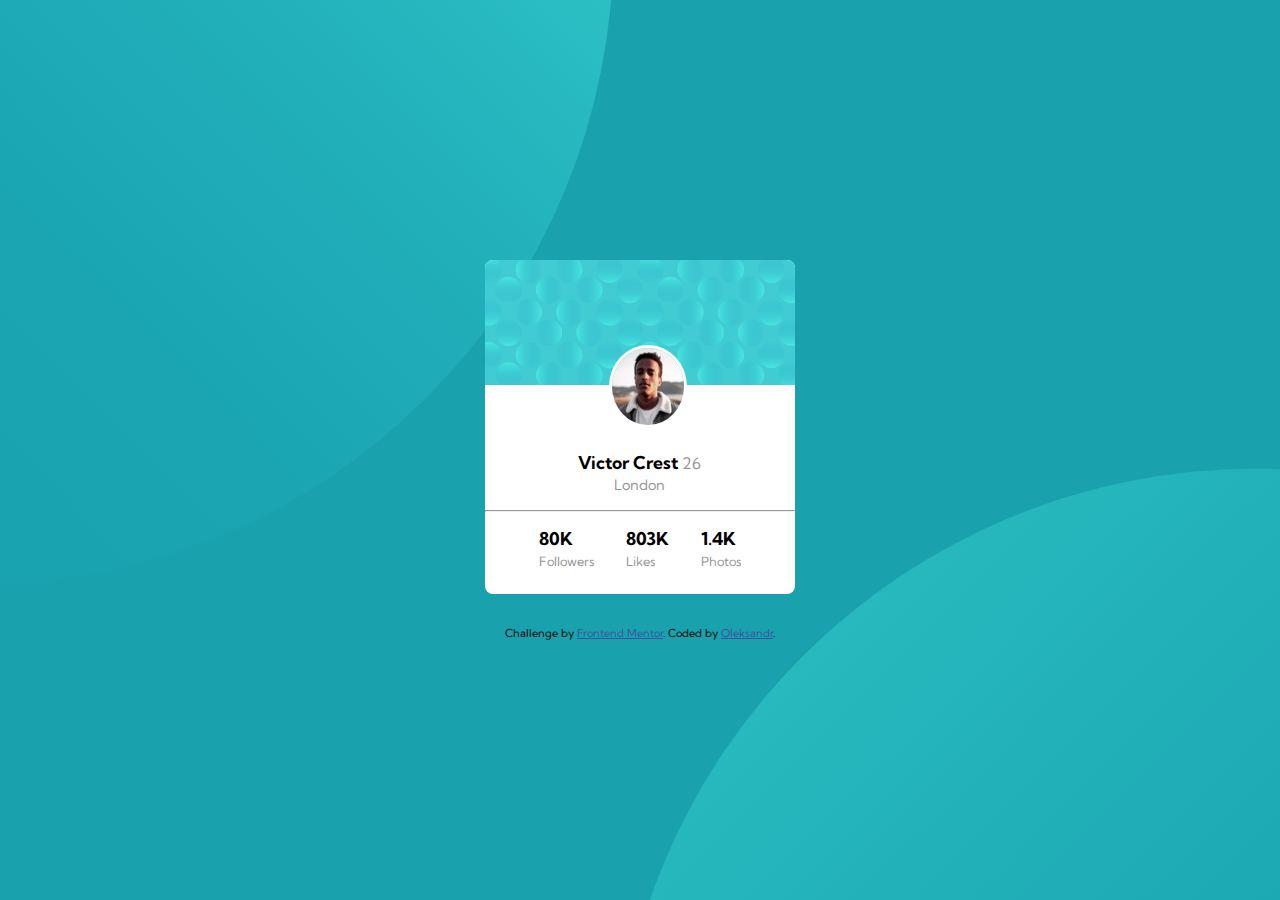
<file: profile-card/index.html>
<!DOCTYPE html>
<html lang="en">

<head>
  <meta charset="UTF-8">
  <meta name="viewport" content="width=device-width, initial-scale=1.0">

  <link rel="icon" type="image/png" sizes="32x32" href="./images/favicon-32x32.png">
  <link rel="stylesheet" href="style.css">
  <title>Frontend Mentor | Profile card component</title>

</head>

<body>
  <div class="card">

    <img class="header-img" src="./images/bg-pattern-card.svg" alt="card header">
    <img class="avatar-img" src="./images/image-victor.jpg" alt="avatar">

    <div class="card_body">
      <p class="text">Victor Crest
        <span class="text-reg">26</span>
      </p>
      <p class="text">
        <span class="text-med">London</span>
      </p>
    </div>
    <hr>
    <div class="card_footer">
      <p class="text">80K<br>
        <span class="text-small">Followers</span>
      </p>
      <p class="text">803K<br>
        <span class="text-small">Likes</span>
      </p>
      <p class="text">1.4K<br>
        <span class="text-small">Photos</span>
      </p>
    </div>
  </div>


  <div class="attribution">
    Challenge by <a href="https://www.frontendmentor.io/challenges/profile-card-component-cfArpWshJ/hub"
      target="_blank">Frontend Mentor</a>.
    Coded by <a href="https://github.com/alextuchkov/">Oleksandr</a>.
  </div>
</body>

</html>
</file>
<file: 3-column-preview-card-component-main/style.css>
@import url('https://fonts.googleapis.com/css2?family=Lexend+Deca:wght@100..900&display=swap');
@import url('https://fonts.googleapis.com/css2?family=Big+Shoulders+Display:wght@100..900&display=swap');


:root {
    --font-lexend: "Lexend Deca", sans-serif; /* 400 */
    --font-big-shld: "Big Shoulders Display", sans-serif; /* 400 */
    --font-size: 1rem;
    --font-weight-regular: 400;
    --white:#fff;
    --bright-orange: hsl(31, 77%, 52%);
    --dark-cyan: hsl(184, 100%, 22%);
    --very-dark-cyan: hsl(179, 100%, 13%);
    --transparent-white: hsla(0, 0%, 100%, 0.75);
    --very-light-gray: hsl(0, 0%, 95%);
}


*,
*::before,
*::after {
    box-sizing: border-box;
    padding: 0;
    margin: 0;
}

body {
    font-family: var(--font-lexend);
    font-size: 15px;
    display: flex;
    flex-direction: column;
    justify-content: center;
    align-items: center;
    height: 100vh;
    background-color: var(--very-light-gray);
    color: var(--transparent-white);
}

button {
    border-radius: 1rem;
    border: none;
    padding: 0.4rem 0.9rem;
    margin-top: 2rem;
    
}

button:hover {
    
    cursor: pointer;
    border: 2px solid var(--very-light-gray);
}

.card {
    display: flex;
    flex-direction: row;
    justify-content: center;
    max-width: 40rem;
    min-height: 25rem; 
    margin-top: 5rem;
  
}

.col {
    padding: 2rem;
}

.col-body {
    height: 60%;
}

.sedan {
    background-color: var(--bright-orange);
    border-radius: 0.5rem 0rem 0rem 0.5rem;
}
.sedan > button {
    color:var(--bright-orange);
}
.sedan > button:hover {
    color: var(--very-light-gray);
    background-color: var(--bright-orange);
}

.suv {
    background-color: var(--dark-cyan);
}
.suv > button {
    color: var(--dark-cyan);
}
.suv > button:hover {
    color: var(--very-light-gray);
    background-color: var(--dark-cyan);
}

.lux {
    background-color: var(--very-dark-cyan);
    border-radius: 0rem 0.5rem 0.5rem 0rem;
}
.lux > button {
    color: var(--very-dark-cyan);
}

.lux > button:hover {
    color: var(--very-light-gray);
    background-color: var(--very-dark-cyan);
}

.text-heading {
    font-family: var(--font-big-shld);
    font-weight: 400;
    font-size: 2rem;
    text-transform: uppercase;
    padding-top: 1.5rem;
}

.text-card {
    font-family: var(--font-lexend);
    font-size: 0.8rem;
    padding-top: 1.5rem;

}

@media screen and (max-width: 600px) {
    .card {
        flex-direction: column;
        margin-top: 15rem;
        max-width: 13.3rem;
    }

    .sedan {
        border-radius: 0.5rem 0.50rem 0rem 0rem;
    }

    .lux {
        border-radius: 0rem 0rem 0.5rem 0.5rem;
    }
}
</file>
<file: base-apparel-coming-soon/style.css>
@import url('https://fonts.googleapis.com/css2?family=Josefin+Sans:wght@100;400;700&display=swap');

:root {
    /* Primary */
    --desaturated-red: hsl(0, 36%, 70%);
    --soft-red: hsl(0, 93%, 68%);
    /* Neutral */
    --dark-grayish-red: hsl(0, 6%, 24%);
}

*,
*::before,
*::after {
    box-sizing: border-box;
    padding: 0;
    margin: 0;
}

body {
    font-family: 'Josefin Sans', sans-serif;
    font-size: 16px;
    display: flex;
    justify-content: center;
    align-items: center;
    min-height: 100vh;
    color: var(--dark-grayish-red);
    background: linear-gradient(135deg, hsl(0, 0%, 100%), hsl(0, 100%, 98%));
}

main {
    display: flex;
    gap: 2rem;
    background-image: url('./images/bg-pattern-desktop.svg');
}

h1 {
    font-size: 3rem;
    font-weight: 400;
    text-transform: uppercase;
    padding-top: 3rem;
    line-height: 3rem;
    letter-spacing: 0.7rem;
}

h1 > span {
    color: var(--desaturated-red);
}

p {
    color: var(--desaturated-red);
    line-height: 1.5rem;
    padding-top: 1rem;
    padding-bottom: 1rem;
}

input[type="text"] {
    display: flex;
    border-radius: 1rem;
    border: 1px solid var(--desaturated-red);
    padding: 0.5rem 1rem;
    width: 100%;
    background: linear-gradient(135deg, hsl(0, 0%, 100%), hsl(0, 100%, 98%));
}

input[type="text"]::placeholder {
    color: var(--desaturated-red);
}

button {
    display: flex;
    justify-content: center;
    position: relative;
    top: 0;
    left: -2.5rem;
    background: linear-gradient(135deg, hsl(0, 80%, 86%), hsl(0, 74%, 74%));
    border: none;
    padding: 0.5rem 1rem;
    border-radius: 2rem;
    color: #fff;
    font-size: 1.8rem;
    cursor: pointer;
}

button:hover {
    background: linear-gradient(135deg, hsl(0, 49%, 85%), hsl(0, 20%, 82%));
}

form {
    display: flex;
    flex-direction: row;
}

.text, .illustration {
    display: flex;
    flex-direction: column;
}

.text {
    padding: 2rem 4rem;
    width: 25rem;
}

#error-ico {
    position: relative;
    top: 0.5rem;
    left: -3.5rem;
    width: 1rem;
    height: 1rem;
}

.hidden {
    display: none;
}

.illustration {
    width: 25rem;
}

.mobile-img {
    display: none;
}

.logo {
    width: 9rem;
    height: auto;
}

#validation-text {
    color: var(--soft-red);
    padding: 0.5rem;
    font-size: 0.9rem;
}

@media screen and (max-width: 800px) {
    main {
        justify-content: center;
        align-items: center;
        flex-direction: column;
        gap: 1rem;
    }

    .text {
        text-align: center;
        padding: 2rem;
    }

    .logo {
        padding-bottom: 1rem;
    }
    .mobile-img {
        display: block;
    }

    .desk-img {
        display: none;
    }

    form {
        padding-left: 2rem;
    }

    #error-ico {
        top: 0.5rem;
        left: -3rem;
    }
}
</file>
<file: blog-preview-card-main/style.css>
@import url('https://fonts.googleapis.com/css2?family=Figtree:ital,wght@0,300..900;1,300..900&display=swap');

:root {
    --font-family: 'Figtree', sans-serif;
    --font-size: 1rem;
    --yellow: hsl(47, 88%, 63%);
    --white: hsl(0, 0%, 100%);
    --grey: hsl(0, 0%, 50%);
    --black: hsl(0, 0%, 7%);
}

*,
*::before,
*::after {
    box-sizing: border-box;
    padding: 0;
    margin: 0;
}

body {
    font-family: var(--font-family);
    font-size: 16px;
    display: flex;
    flex-direction: column;
    justify-content: center;
    align-items: center;
    height: 100vh;
    background-color: var(--yellow);
}

h2:hover {
    cursor: pointer;
    color: var(--yellow);
}

.card {
    background-color: var(--white);
    border-radius: 1.25rem;
    width: 24rem;
    height: 32.625rem;
    padding: 1.5rem;
    border: 1px solid var(--black);
    box-shadow: .5rem .5rem var(--black);
    transition: box-shadow 300ms ease-in-out;
    
}

.card > img {
    border-radius: 1.25rem;
}

.card_header {
    padding-top: 0.75rem;
}
.category, .date, h2, .card_text {
    padding-top: 0.75rem;
}
.category > span {
    width: 5.125rem;
    background-color: var(--yellow);
    padding: 0.25rem 0.75rem;
    border-radius: 0.25rem;
}

.card_text {
    color: var(--grey);
    }

.card_footer {
    display: flex;
    gap: .75rem;
    align-items: center;
    padding-top: 1.25rem;
}

.avatar {
    width: 1.5rem;
    height: 1.5rem;
}


.attribution {
    font-size: 11px;
    text-align: center;
    padding-top: 2rem;
  }

.attribution a {
color: hsl(228, 45%, 44%);
}

@media (max-width: 375px) {
    .card {

        width: 20.437rem;
        height: 31.31rem;
    }

    .card > img {
        width: 17.43rem;
    }
}
</file>
<file: contact-form/style.css>
@import url('https://fonts.googleapis.com/css2?family=Karla:wght@200..800&display=swap');


:root {
    --green-200: hsl(148, 38%, 91%);
    --green-600: hsl(169, 82%, 27%);
    --red: hsl(0, 66%, 54%)
    --white: hsl(0, 0%, 100%);
    --grey-500: hsl(186, 15%, 59%);
    --grey-900: hsl(187, 24%, 22%);
}

* {
    padding: 0px;
    margin: 0px;
    box-sizing: border-box;

}

body {
    background-color: var(--green-200);
    display: flex;
    justify-content: center;
    align-items: center;
    height: 100vh;
    font-size: 16px;
    font-family: "Karla", sans-serif;

}

input[type=text],
input[type=email]
  {
    width: 100%;
    padding: 5px 5px;
    border: 1px solid var(--grey-500);
    border-radius: 5px;
}


textarea {
    width: 100%;
    height: 60px;
    resize: none;
    border-radius: 5px;
    border: 1px solid var(--grey-500);

}
textarea:invalid {
    border: 1px solid var(--red);
}

input[type=submit] 
{
    width: 100%;
    background-color:var(--green-600);
    color: #fff;
    font-weight: 700;
    padding: 10px;
    border: none;
    cursor: pointer;
    border-radius: 3px;
}

.error-required
 {
   color: var(--red);
}




label, legend {
    color: var(--grey-900);
}



.container {
    border-radius: 5px;
    background-color: #fff;
    display: flex;
    align-items: center;
    padding: 10px;
}

.row {
    display: flex;
    flex-direction: row;
    gap: 10px;
    margin-bottom: 20px;
}

.col {
    flex: 1;
}

.rdio {
    border: 1px solid var(--grey-500);
    border-radius: 3px;
    width: 100%;
    padding: 5px 5px;
}

#error-first-name, #error-last-name, #error-email, #error-radio, #error-message, #error-consent {
    font-size: 0.8rem;
    color: red;
}


@media screen and (max-width: 760px) {
    .row {
        flex-direction: column;
    }

    .consent {
        flex-direction: row;
    }
}
</file>
<file: faq-accordion/style.css>
@import url('https://fonts.googleapis.com/css2?family=Work+Sans:ital,wght@0,100..900;1,100..900&display=swap');

:root {
    --white: hsl(0, 0%, 100%);
    --light-pink: hsl(275, 100%, 97%);
    --grayish-purple: hsl(292, 16%, 49%);
    --dark-purple: hsl(292, 42%, 14%);
    --pink: #B024F0;
}

*,
*::before,
*::after {
    box-sizing: border-box;
    padding: 0;
  
}

body {
    font-family: "Work Sans", sans-serif;
    font-size: 16px;
    display: flex;
    flex-direction: column;
    justify-content: center;
    align-items: center;
    min-height: 100vh;
    color:var(--grayish-purple);
    background: url(assets/images/background-pattern-desktop.svg) no-repeat;
    background-size: 100% auto;
    background-color: var(--light-pink);
}

h1 {
    color: var(--dark-purple);
}

hr {
    border-top: 1px solid var(--light-pink);;
}

.container {
    background-color: white;
    border-radius: 0.5rem;
    max-width: 40vw;
    padding: 1rem;
}

.row {
    display: flex;
    gap: 1rem;
}

.accordion-item  {
    max-width: 90%;
}

.accordion-content {
    height: 0px;
    overflow: hidden;
}


.accordion-header {
    display: flex;
    justify-content: space-between;
}

.accordion-header.active + .accordion-content {
    height: auto;
    transition: 0.7s;
    transform: rotate(0deg);
}

.acc-header {
    font-weight: 700;
    color: var(--dark-purple);
}

.acc-header:hover {
    color: var(--pink);
}

.hide {
    display: none;
}
</file>
<file: four-card-feature-section/style.css>
@import url('https://fonts.googleapis.com/css2?family=Poppins:wght@200;400;600&display=swap');

*,
*::before,
*::after {
    box-sizing: border-box;
    padding: 0;
    margin: 0;
}

:root {
    --font-200: 200;
    --font-400: 400;
    --font-600: 600;

    /* Primary Colors */
    --red: hsl(0, 78%, 62%);
    --cyan: hsl(180, 62%, 55%);
    --orange: hsl(34, 97%, 64%);
    --blue: hsl(212, 86%, 64%);

    /* Neutral Colors */
    --very-dark-blue: hsl(234, 12%, 34%);
    --grayish-blue: hsl(229, 6%, 66%);
    --very-light-gray: hsl(0, 0%, 98%);
}

body {
    font-family: "Poppins", sans-serif;
    font-size: 15px;
    display: flex;
    flex-direction: column;
    justify-content: center;
    align-items: center;
    height: 100vh;
    background-color: var(--very-light-gray);
    color: var(--grayish-blue);
}

header {
    width: 40%;
    text-align: center;
    padding-block-end: 2rem;
}

h1, h2 {
    line-height: 1.8rem;
    color: var(--very-dark-blue);
}

main {
    max-width: 90%;
    display: flex;
    justify-content: center;
    align-items: center;  
}

p {
    padding-top: 1rem;
}

span {
    font-weight: var(--font-200);
}

.container {
    display: flex;
    align-items: center;
    gap: 1rem;
}

.col {
    display: flex;
    flex-direction: column;
    flex: 1;
    min-width: 0; 
    gap: 1rem;
}

.card {
    padding: 1rem;
    background-color: #fff;
    box-shadow: 2px 2px 5px rgba(0, 0, 0, 0.1);
    border-radius: 0.5rem;
}

.card > img {
    display: block;
    margin-left: auto;
    margin-top: 1rem;

}

.teal {
    border-top: 3px solid var(--cyan);
}

.red {
    border-top: 3px solid var(--red);
}

.orange {
    border-top: 3px solid var(--orange);
}

.blue {
    border-top: 3px solid var(--blue);
}

@media screen and (max-width: 800px) {

    header {
       width: 90%;
       padding-top: 30vh;
    }
    
    .container {
        flex-direction: column;
    }

    .col {
        width: 100%;
    }
}
</file>
<file: interactive-rating-component/style.css>
@import url('https://fonts.googleapis.com/css2?family=Overpass:ital,wght@0,100..900;1,100..900&display=swap');


:root {
    --orange: hsl(25, 97%, 53%);
    --white: hsl(0, 0%, 100%);
    --light-grey: hsl(217, 12%, 63%);
    --dark-blue: hsl(213, 19%, 18%);
    --very-dark-blue: hsl(216, 12%, 8%);
}

*,
*::before,
*::after {
    box-sizing: border-box;
    padding: 0;
  
}

body {
    font-family: "Overpass", sans-serif;
    font-size: 15px;
    display: flex;
    flex-direction: column;
    justify-content: center;
    align-items: center;
    height: 100vh;
    background-color: var(--very-dark-blue);
    color: var(--light-grey);
}

button {
    background-color: var(--orange);
    color: var(--very-dark-blue);
    padding: 0.5rem;
    width: 100%;
    border: none;
    border-radius: 1rem;
    text-transform: uppercase;
    font-weight: 600;
    margin-top: 1rem;
}

button:hover {
    background-color: var(--white);
    cursor: pointer;
}

input[type="radio"] {
    width: 2rem;
    height: 2rem;
    border-radius: 50%;
    background-color: #454e5a;
    appearance: none;
}

input[type='radio']:hover {
    background-color: var(--orange);
    color: var(--very-dark-blue);
  }

input[type='radio']:checked {
    background-color: var(--white);
    color: var(--very-dark-blue);
  }

.card {
    padding-top: 1rem;
    border-radius: 1rem;
    background-color: var(--dark-blue);
    max-width: 20rem;
    padding: 1rem;
}


#thank-you {
    text-align: center; 
}

.thank-you-answer {
    color: var(--orange);
    background-color: #454e5a;
    border-radius: 1rem;
    padding: 0.2rem 0.5rem;
    display: inline-block;
    margin: 1rem 0; /* Add margin to create space */
    
}

#thank-you, #question > * {
    margin-top: 1rem;
}

.heading {
    color: var(--white);
    font-weight: 600;
    font-size: 1.5rem;
}

.hidden {
    display: none;
}


.rdio-input {
    position: relative;
    top: -0.7rem;
    left: -1.65rem;
}
</file>
<file: intro-component-with-signup-form/style.css>
@import url('https://fonts.googleapis.com/css2?family=Poppins:wght@400;500;600;700&display=swap');

*,
*::before,
*::after {
    box-sizing: border-box;
    padding: 0;
    margin: 0;
}

:root {
    --border-rds: 0.3rem;


    --red: hsl(0, 100%, 74%) ;
    --green: hsl(154, 59%, 51%);
    --blue: hsl(248, 32%, 49%);
    --dark-blue: hsl(249, 10%, 26%) ;
    --grayish-blue: hsl(246, 25%, 77%);
}

body {
    font-family: "Poppins", sans-serif;
    font-size: 16px;
    display: flex;
    justify-content: center;
    align-items: center;
    min-height: 100vh;
    background-color: var(--red);
    background-image: url('./images/bg-intro-desktop.png');
    background-size: 100%;
    color: #fff;
}


main {
    display: flex;
    justify-content: center;
    gap: 2rem;
}

section {
    width: 30%;
    display: flex;
    flex-direction: column;
    justify-content: center;
    align-items: center;
}



form {
    display: flex;
    flex-direction: column;
    
}

form > input {
    padding: 1rem;
    margin: 0.2rem;
    border-radius: var(--border-rds);
    border: 1px solid var(--grayish-blue);
}

form > span {
    font-size: 0.7rem;
    text-align: right;
    padding-right: 0.5rem;
}

button {
    background-color: var(--green);
    border: none;
    color: #fff;
    text-transform: uppercase;
    font-weight: 700;
    padding: 0.5rem;
    border-radius: var(--border-rds);
    
}

button:hover {
    cursor: pointer;
    background-color: hsl(155, 47%, 63%);

}



h1 {
    color: #fff;
    font-size: 2.5rem;
    line-height: 2.4rem;
    padding-bottom: 1rem;

}



.text-section {
    display: flex;
    flex-direction: column;
}



.form-card {
    width: 100%;
    display: flex;
    flex-direction: column;
    border-radius: var(--border-rds);
    background-color: #fff;
    padding: 1rem;
}

.special-price {
    border-radius: var(--border-rds);
    background-color: var(--blue);
    width: 100%;
    text-align: center;
    padding: 0.5rem;
    margin-bottom: 1rem;

}

.special-price-accent {
    font-weight: 600;
}

.tac {
    color: var(--grayish-blue);
    font-size: 0.6rem;
    text-align: center;
    padding-top: 0.5rem;
}

.tac > a {
    color: var(--red);
    text-decoration: none;
    font-weight: 600;
}

.success {
    border: 2px solid var(--green);
}

.error {
    background-image: url('./images/icon-error.svg');
    background-repeat: no-repeat;
    background-position: calc(100% - 2rem) center;
    padding-right: 3rem; 
    background-size: 1rem;
    border: 2px solid var(--red);
 }


 

@media screen and (max-width:800px) {

    body {
        background-image: url('./images/bg-intro-mobile.png');
        background-repeat: no-repeat;
        background-size: 100%;
    }
    main {
        flex-direction: column;
        align-items: center;
    }

    section {
        width: 100%;
        padding: 1rem;
    }

    .text-section {
        text-align: center;
    }
}
</file>
<file: nft-preview-card/style.css>
@import url('https://fonts.googleapis.com/css2?family=Outfit:wght@100..900&display=swap');


* {
    padding: 0px;
    margin: 0px;
    box-sizing: border-box;
}

:root {
    --soft-blue: hsl(215, 51%, 70%);
    --cyan: hsl(178, 100%, 50%);
    --very-dark-blue : hsl(217, 54%, 11%); /* (main BG) */
    --very-dark-blue-b: hsl(216, 50%, 16%); /* (card BG) */
    --very-dark-blue-c: hsl(215, 32%, 27%); /* line */
    --white: hsl(0, 0%, 100%);
}

body {
    background-color: var(--very-dark-blue);
    display: flex;
    justify-content: center;
    align-items: center;
    height: 100vh;
    color: var(--soft-blue);
    font-family: "Outfit", sans-serif;
    font-size: 1rem;
 

}

h3 {
    color: var(--white);
    margin-top: 1rem;
}

hr {
    border: none; 
    border-top: 1px solid var(--very-dark-blue-c); /* Custom border color */
    height: 1px;
    }

a {
    color: var(--white);
    text-decoration: none;

}

a:hover {
    color: var(--cyan);
    text-decoration: none;
}

.container {
    display: flex;
    flex-direction: column;
    justify-content: center;
    background-color: var(--very-dark-blue-b);
    border-radius: 0.5rem;
    padding: 1rem;
    margin: 1rem;
    max-width: 20rem;

}

.img-block > img {
    border-radius: 0.5rem;
    max-width: 18rem;
}
    

.img-block > .overlay {
    position: absolute;
    width: 18rem;
    height: 18rem;
    display: flex;
    align-items: center;
    justify-content: center;
    background-color: hsla(178, 100%, 50%, 0.5);
    border-radius: 0.5rem;
    opacity: 0;
    cursor: pointer;
    transition: opacity 0.2s;
  }

  .img-block .overlay:hover {
    opacity: 1;
  } 


.card-footer, .row {
    display: flex;
    flex-direction: row;
    justify-content: flex-start;
    gap: 1rem;
    align-items: center;
    margin-top: 1rem;
}

.card-footer > img {
    width: 15%;
    border: 0.01rem solid var(--white);
    border-radius: 50%;
}

.card-accent-copy {
    color: var(--white);
}


.row {
    display: flex;
    flex-direction: row;
    justify-content: flex-start;
    align-items: center;
    gap: 5rem;
    margin-top: 1rem;
    margin-bottom: 1rem;
}

.price {
    color: var(--cyan);
}
</file>
<file: order-summary/style.css>
@import url('https://fonts.googleapis.com/css2?family=Red+Hat+Display:ital,wght@0,300..900;1,300..900&display=swap');


:root {
    --pale-blue: hsl(225, 100%, 94%);
    --bright-blue: hsl(245, 75%, 52%);
    --very-pale-blue: hsl(225, 100%, 98%);
    --desaturated-blue: hsl(224, 23%, 55%);
    --dark-blue: hsl(223, 47%, 23%);
    --white: hsl(0, 0%, 97%);
}


* {
    margin: 0px;
    padding: 0px;
    box-sizing: border-box;
}


body {
    font-family: "Red Hat Display", sans-serif;
    display: flex;
    flex-direction: column;
    justify-content: center;
    align-items: center;
    height: 100vh;
    background-color: var(--pale-blue);
    color: var(--desaturated-blue);

}



h3 {
    font-size: 1.5rem;
    color: black;
}

a:hover {
    cursor: pointer;
    text-decoration: none;

}

button {
    background-color: var(--bright-blue);
    border: none;
    width: 90%;
    color: var(--white);
    font-weight: 700;
    font-size: 1rem;
    border-radius: 0.3rem;
    padding: 0.4rem;
    margin: 0.5rem;
}

button:hover {
    background-color: var(--desaturated-blue);
    border: none;
    width: 90%;
    color: var(--white);
    font-weight: 700;
    font-size: 1rem;
    border-radius: 0.3rem;
    padding: 0.4rem;
    margin: 0.5rem;
    cursor: pointer;
}

.bg-img {
    width: 100%;
    transform: rotate(180deg);
    bottom: 0;
    position: absolute;
    z-index: -1;
}
.bg-img-mob {
    display: none;
    width: 100%;
    transform: rotate(180deg);
    bottom: 0;
    position: absolute;
    z-index: -1;
}



.card {
    width: 20rem;
    display: flex;
    flex-direction: column;
    background-color: var(--white);
    border-radius: 0.5rem;
}

.card__header > img {
    width: 20rem;
    height: auto;
    border-radius: 0.5rem 0.5rem 0rem 0rem;

}

.card__body {
    display: flex;
    flex-direction: column;
    justify-content: center;
    align-items: center;
    padding: 0.5rem;
}

.card__text {
    text-align: center;
    padding: 0.5rem 0.5rem;
    
}

.card__price {
    background-color: var(--very-pale-blue);
    display: flex;
    flex-direction: row;
    gap: 1rem;
    border-radius: 0.5rem;
    margin: 0.5rem 1.5rem;
    padding: 1rem;    
}

.price-ico {
    flex: 1;
}
.price-text {
    flex: 4;
}

.price-text--bold {
    font-weight: 700;
    color: black;
}

.price-link {
    flex: 1;
    font-weight: 700;
}

.card__footer {
    display: flex;
    flex-direction: column;
    justify-content: center;
    align-items: center;
    padding: 0.5rem;
}

.card__footer > a {
    text-decoration: none;
    font-weight:900;
}

.card__footer > a:hover {
    text-decoration: none;
    cursor: pointer;
}

@media (max-width: 375px) {
    .card {
        width: 15rem;
        font-size: 0.8rem;
        
    }
    
    .card__header > img {
        width: 15rem;
        height: auto;
    
    }

    .card__price {
        padding: 0.2rem;
        font-size: 0.7rem;
        gap: 0.5rem;
        align-items: center;
        
    }

    .price-ico {
        width: 0.5rem;
        height: auto;
    }

  
    .price-text {
        flex:2;
    }


    .price-link {
        flex: 1;
    }

    .bg-img {
        display: none;

    }
    .bg-img-mob {
        display: unset;
        width: 100%;
        transform: rotate(180deg);
        bottom: 0;
        position: absolute;
        z-index: -1;
    }
        
    

}
</file>
<file: product-review-card/style.css>
@import url('https://fonts.googleapis.com/css2?family=Fraunces:ital,opsz,wght@0,9..144,100..900;1,9..144,100..900&family=Outfit:wght@100..900&display=swap');
@import url('https://fonts.googleapis.com/css2?family=Fraunces:ital,opsz,wght@0,9..144,100..900;1,9..144,100..900&family=Montserrat:ital,wght@0,100..900;1,100..900&family=Outfit:wght@100..900&display=swap');


:root {
    /* Primary Colors */
    --color-dark-cyan: hsl(158, 36%, 37%);
    --color-cream: hsl(30, 38%, 92%);
  
    /* Neutral Colors */
    --color-very-dark-blue: hsl(212, 21%, 14%);
    --color-dark-grayish-blue: hsl(228, 12%, 48%);
    --color-white: hsl(0, 0%, 100%);
  }

body {
    display: flex;
    justify-content: center;
    align-items: center;
    height: 100vh;
    background-color: var(--color-cream);
    font-family: "Montserrat", sans-serif;
    font-size: 14px;
}


h2 {
    font-family: "Fraunces", serif;
    font-size: 2.1rem;
}

p {
    color: var(--color-dark-grayish-blue);
}

button {
    background-color:var(--color-dark-cyan);
    border: none;
    width: 100%;
    color: var(--color-white);
    font-weight: 700;
    padding: 10px;
    font-size: 1rem;
    border-radius: 6px;
    margin-top: 20px;
}

button:hover {
    background-color:var(--color-white);
    border: none;
    width: 100%;
    color: var(--color-dark-cyan);
    font-weight: 700;
    padding: 10px;
    font-size: 1rem;
    border-radius: 6px;
}


.container {
    border-radius: 7px;
    background-color: var(--color-white);
    display: flex;
    flex-direction: row;
    gap:20px;
    justify-content: flex-start;
    width: 100%;
    max-width: 600px;

}

.col>picture>img {
    width: 100%;
    height: 100%;
    border-radius: 6px 0 0 6px;

}

.left {
    padding-right: 20px;
}

.price {
    font-family: "Fraunces", serif;
    color: var(--color-dark-cyan);
    font-size: 1.8rem;
    font-weight: 700;

}

.price-full {
    text-decoration: line-through;
    color: var(--color-very-dark-blue);
    margin-left: 10px;

}

@media (max-width: 375px) {
    .container {
        display: flex;
        flex-direction: column;
     
    }
    .col>picture>img{
        width: 100%;
        border-radius: 6px 6px 0px 0px;
        
    }
    .left {
        padding-left: 20px;
    }

    button {
        
        margin-bottom: 20px;
    }
    
}
</file>
<file: profile-card/style.css>
@import url('https://fonts.googleapis.com/css2?family=Kumbh+Sans:wght@100..900&display=swap');

:root {
    --font-family: "Kumbh Sans", sans-serif;
    --font-size: 1rem;
    --font-weight-regular: 400;
    --font-weight-bold: 700;
    --dark-cyan: hsl(185, 75%, 39%);
    --very-dark-desaturated-blue: hsl(229, 23%, 23%);
    --dark-grayish-blue: hsl(227, 10%, 46%);
    --dark-gray: hsl(0, 0%, 59%);
    --white:#fff;
}


*,
*::before,
*::after {
    box-sizing: border-box;
    padding: 0;
    margin: 0;
}



body {
    font-family: var(--font-family);
    font-size: 18px;
    display: flex;
    flex-direction: column;
    justify-content: center;
    align-items: center;
    height: 100vh;
    background-color: var(--dark-cyan);
    background-image: 
        url(./images/bg-pattern-top.svg),
        url(./images/bg-pattern-bottom.svg);
    background-repeat: no-repeat, no-repeat;
    background-position: right 52vw bottom 35vh, left 48vw top 52vh;
    background-size: cover;
    
    }
    

hr {
    
    height: 1px;
    background-color: var(--dark-gray);
    
}

.card {
    border-radius: 0.5rem;
    background-color: var(--white);
    display: flex;
    flex-direction: column;
    width: 19.4rem;
    height: 20.83rem;
}

.header-img {
    border-radius: 0.5rem 0.5rem 0rem 0rem;

}
.avatar-img {
    position: relative;
    top: -2.5rem;
    left: 40%;
    height: 25%;
    width: 25%;
    border-radius: 50%;
    border: 0.2rem solid var(--white);
}


.card_body {
    display: flex;
    flex-direction: column;
    justify-content: center;;
    align-items: center;
    margin-top: -1rem;
    margin-bottom: 1rem;
}
.text {
    font-weight: var(--font-weight-bold);
    font-size: 1.1rem;
}

.text-reg {
    font-size: 1rem;
    color: var(--dark-gray);
    font-weight: var(--font-weight-regular);
}

.text-med {
    font-weight: var(--font-weight-regular);
    color: var(--dark-gray);
    font-size: 0.9rem;
}
.text-small {
    font-weight: var(--font-weight-regular);
    color: var(--dark-gray);
    font-size: 0.8rem;
}

.card_footer {
    display: flex;
    flex-direction: row;
    justify-content: center;
    align-items: center;
    gap: 2rem;
    padding-top: 1rem;
    padding-bottom: 1rem;
}


.attribution { font-size: 11px; text-align: center; padding-top: 2rem; }
.attribution a { color: hsl(228, 45%, 44%); }
</file>
